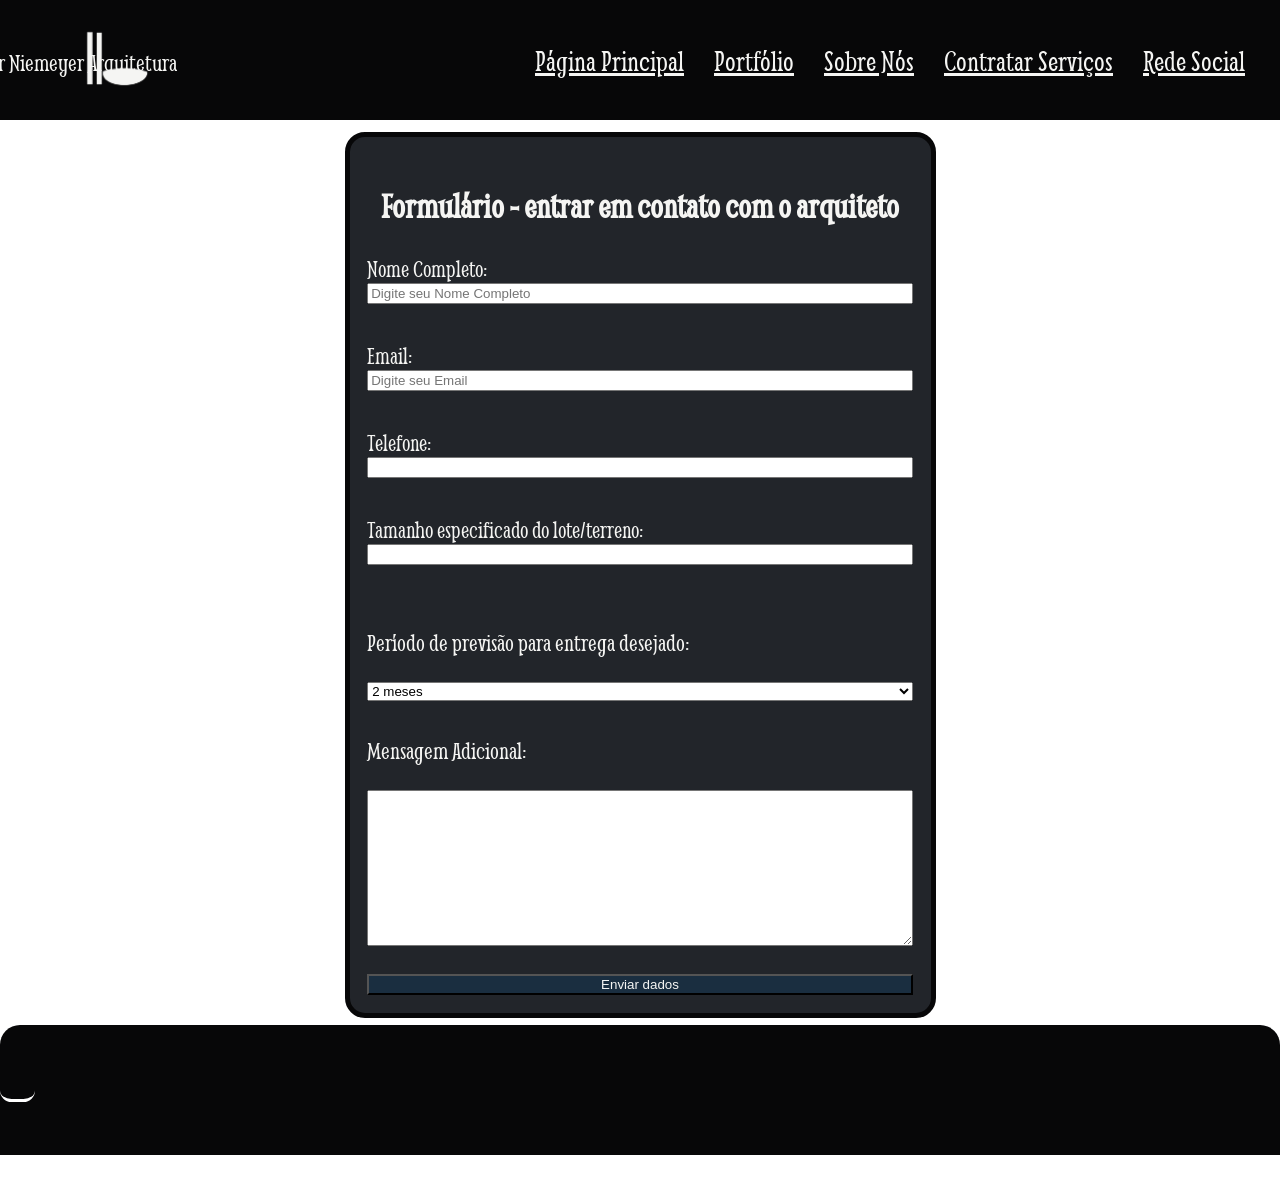
<file: formulário.html>
<!DOCTYPE html>
<html lang="en">

<head>
    <meta charset="UTF-8">
    <meta name="viewport" content="width=device-width, initial-scale=1.0">

    <link rel="icon" href="trabalhooscar/favicons/icon branco novo.png">
    <link rel="stylesheet" href="formulário.css">

    <title>Contratar Serviços</title>
</head>

<body>
    <header>
        <img class="logo" src="trabalhooscar/img/logosatlasoscar/Logo Oscar Niemeyer Arquitetura.png"Logo de Oscar Niemeyer">

        <p class="escrita">Oscar Niemeyer Arquitetura</p>
        <nav id="a">
            <a href="index.html">Página Principal</a>
            <a href="portifolio.html">Portfólio</a>
            <a href="paginabiografia.html">Sobre Nós</a>
            <a href="formulário.html">Contratar Serviços</a>
            <a href="rede.html">Rede Social</a>
        </nav>
    </header>

<div class="conteudoformulario">
    <div class="container">

        <form>
            <div class="container-form">

                <h2 id="formulário"> Formulário - entrar em contato com o arquiteto</h2>

                <label for="pNome"> Nome Completo:</label>
                <input type="text" omplet="nome" id="pNome" placeholder="Digite seu Nome Completo">
                <br>

                <label for="endemail"> Email: </label>
                <input type=" email" id="endemail" placeholder="Digite seu Email">
                <br>

                <label for="telefone">Telefone:</label>
                <input type="tel" id="telefone" oninput="this.value = this.value.replace(/\D/g, '')" >

                <br>

                <label for="pTamanho"> Tamanho especificado do lote/terreno:</label>
                <input type="text" omplet="Tamanho" id="pTamanho">
                <br>

                <p>Período de previsão para entrega desejado:</p>
                <select class="cor">

                    <option value="2">2 meses</option>
                    <option value="4">4 meses</option>
                    <option value="6">6 mese</option>
                    <option value="8">8 meses</option>
                    <option value="10">10 meses</option>
                    <option value="12">12 meses</option>
                    <option value="14">14 meses</option>
                    <option value="16">16 meses</option>
                    <option value="18">18 meses</option>
                    <option value="20">20 meses</option>
                    <option value="22">22 meses</option>
                    <option value="24">24 meses</option>
                    <option value="26">26 meses</option>
                    <option value="28">28 meses</option>
                    <option value="30">30 meses</option>
                    <option value="32">32 meses</option>
                    <option value="34">34 meses</option>
                    <option value="36">36 meses</option>

                </select>
                <p> Mensagem Adicional:</p>

                <textarea rows="10" cols="70"> </textarea>
                <br>

                <button onclick="alert('Dados Enviados')"> Enviar dados </button>

            </div>
</div>
        </form>
    </div>
    <footer>
        <div class="footer-conteiner">
            <h1></h1>

        </div>
    </footer>
</body>

</html>
</file>
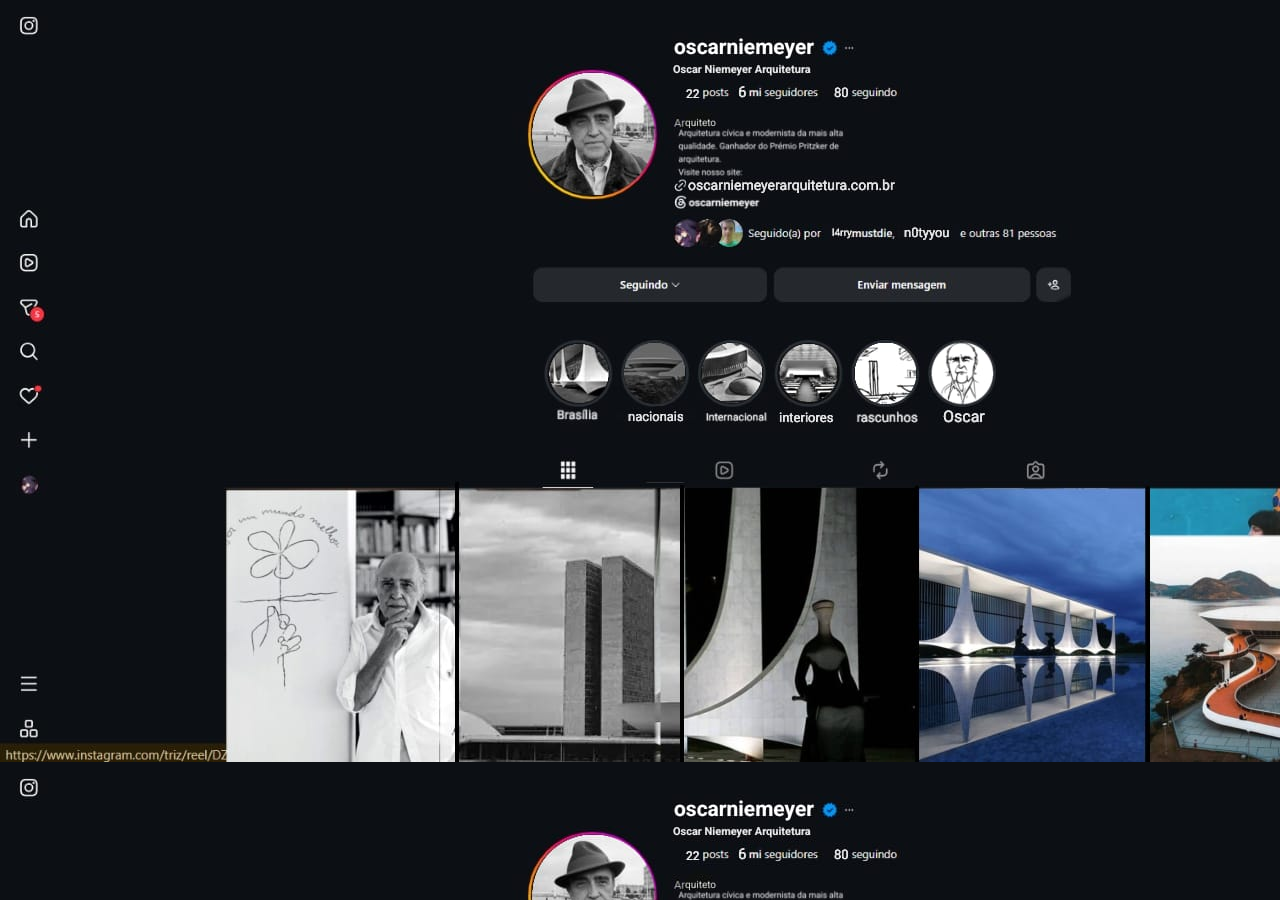
<file: rede.html>
<!DOCTYPE html>
<html lang="en">
<head>
    <meta charset="UTF-8">
    <meta name="viewport" content="width=device-width, initial-scale=1.0">
    <title>instagram.com</title>
         <link  rel="icon" href="trabalhooscar/favicons/insta favicon.png">
       <link rel="stylesheet" href="rede.css">
</head>
<body>
</body>
</html>
</file>
<file: formulário.css>
@import url('https://fonts.googleapis.com/css2?family=Smythe&display=swap');

body {
    margin: 0;
    margin-bottom: 30px;
    padding-top: 125px;

    color: #F5F5F3;
    font-family: 'Smythe', cursive;
    font-size: x-large;
    font-style: normal;

    background-image:
        linear-gradient(rgba(0, 0, 0, 0.5)),
        url("trabalhooscar/img/foto de fundo.jpg");
    background-repeat: no-repeat;
    background-attachment: fixed;
    background-size: cover;
}

body#rede {
    background-image: url("trabalhooscar/img/insta fake.jpeg");
    background-repeat: no-repeat;
    background-attachment: fixed;
    background-size: cover;
}



header {
    background-color: #070708;

    position: fixed;
    top: 0;
    left: 0;

    width: 100%;
    height: 120px;

    display: flex;
    justify-content: space-between;
    align-items: center;
}

.logo {
    width: 80px;
    margin-left: 75px;
}

#a {
    display: flex;
    gap: 30px;
    font-size: 30px;
    padding-right: 35px;
}

a:link,
a:visited {
    color: #F5F5F3;
}



p {
    text-align: justify;
    font-size: 35px;
    font-weight: 100;
}

p.escrita {
    margin-left: -550px;
    margin-bottom: 20px;
}

h1 {
    text-align: left;
    font-size: 50px;

    width: fit-content;

    padding: 10px 15px 10px 20px;

    border-bottom: 3px solid white;
    border-radius: 20px;
}

h3 {
    text-align: left;
    font-size: 50px;
}



.container {
    display: flex;
    flex-direction: column;
    justify-content: center;
    align-items: center;

    min-height: 100vh;
}

.container-form {
    display: flex;
    flex-direction: column;

    padding: 3%;

    background-color: #22252A;

    border: 5px solid #070708;
    border-radius: 20px;
}

input,
select {
    margin-bottom: 10px;
}

button {
    background-color: #1A2E40;
    color: #F5F5F3;
    cursor: pointer;
}


footer {
    background-color: #070708;
    width: 100%;
    padding: 20px 0;

    border-radius: 20px 20px 0 0;
}

.footer-container {
    background-color: #070708;
    color: #F5F5F3;
    padding: 5px;
    text-align: center;
}

#formulário{
    text-align: center;
}

p{
    font-size: 25px;
}
</file>
<file: rede.css>
body{
    background-image: url(trabalhooscar/img/redessociais/insta\ fake.jpeg);
}
</file>
